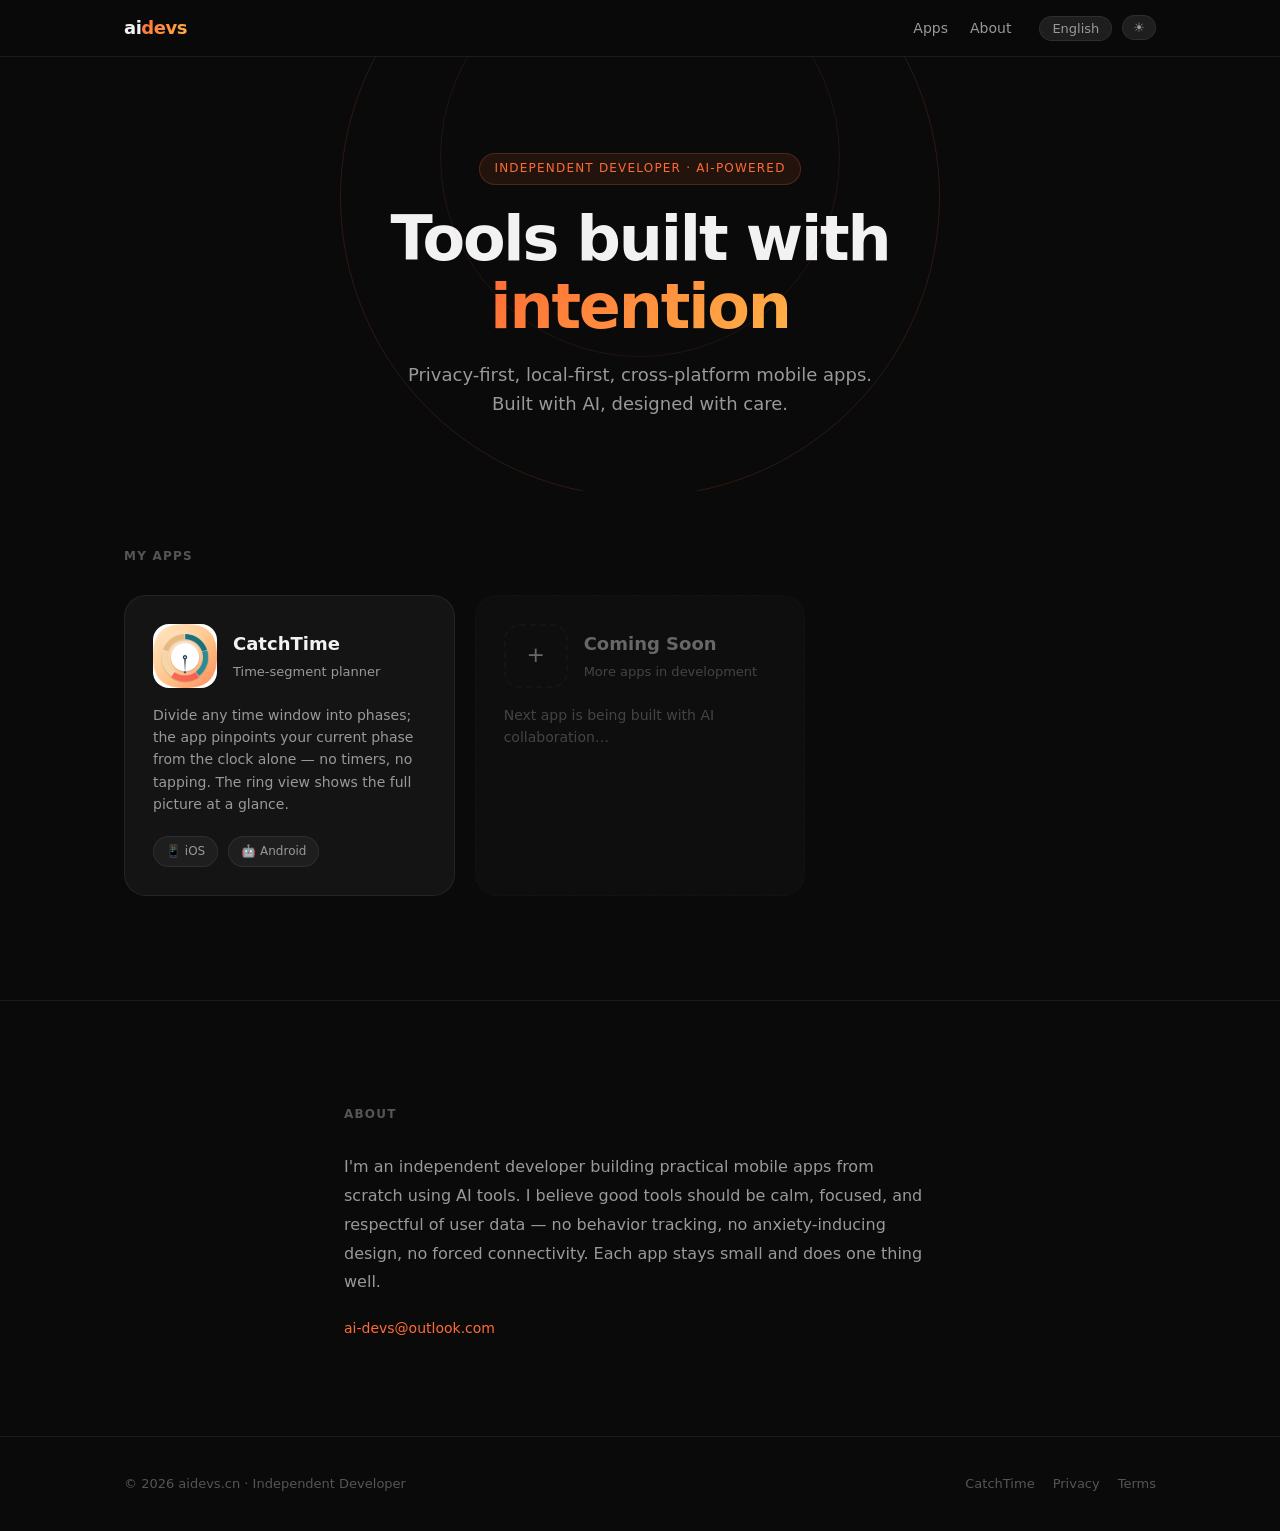
<file: index.html>
<!DOCTYPE html>
<html lang="zh-CN">
<head>
  <meta charset="UTF-8" />
  <meta name="viewport" content="width=device-width, initial-scale=1.0" />
  <title>aidevs — Apps built with AI</title>
  <meta name="description" content="Independent developer building focused, privacy-first productivity apps with AI. 用 AI 构建专注、隐私优先的效率工具。" />
  <meta property="og:title" content="aidevs" />
  <meta property="og:description" content="Apps built with intention." />
  <meta property="og:url" content="https://aidevs.cn" />
  <meta name="theme-color" content="#0a0a0a" />
  <link rel="icon" href="/img/catchtime-icon.png" type="image/png" />
  <link rel="stylesheet" href="/css/style.css" />
  <script>(function(){const t=localStorage.getItem('theme')||'dark';document.documentElement.setAttribute('data-theme',t);})();</script>
</head>
<body>

<nav>
  <div class="container nav-inner">
    <a class="nav-logo" href="/">ai<span class="logo-accent">devs</span></a>
    <ul class="nav-links">
      <li><a href="#apps" data-i18n="home_nav_apps">应用</a></li>
      <li><a href="#about" data-i18n="home_nav_about">关于</a></li>
    </ul>
    <div class="nav-actions">
      <div class="lang-selector">
        <button class="btn-lang" id="btnLang" aria-label="切换语言">简体中文</button>
        <div class="lang-dropdown" id="langDropdown">
          <button data-lang="zh-CN">简体中文</button>
          <button data-lang="zh-TW">繁體中文</button>
          <button data-lang="en">English</button>
          <button data-lang="ja">日本語</button>
          <button data-lang="ko">한국어</button>
          <button data-lang="fr">Français</button>
          <button data-lang="de">Deutsch</button>
          <button data-lang="es">Español</button>
          <button data-lang="pt-BR">Português</button>
        </div>
      </div>
      <button class="btn-theme" id="btnTheme" aria-label="Toggle theme">☀</button>
    </div>
  </div>
</nav>

<section class="hero">
  <div class="container">
    <div class="hero-eyebrow" data-i18n="home_hero_eyebrow">独立开发者 · AI 驱动</div>
    <h1 data-i18n-html="home_hero_h1">用心打造的<em>效率工具</em></h1>
    <p class="hero-sub" data-i18n="home_hero_sub">专注隐私、本地优先、跨平台的移动应用。每一个应用都由 AI 协作开发，但每一个设计决策都经过深思熟虑。</p>
  </div>
</section>

<section class="section" id="apps">
  <div class="container">
    <div class="section-label" data-i18n="home_apps_label">我的应用</div>
    <div class="apps-grid">
      <a class="app-card" href="/catchtime/">
        <div class="app-card-header">
          <img src="/img/catchtime-icon.png" alt="CatchTime" class="app-icon" style="width:64px;height:64px;border-radius:16px;flex-shrink:0;" />
          <div>
            <div class="app-name">CatchTime</div>
            <div class="app-tagline" data-i18n="home_ct_tagline">时间环 · 时间分段管理</div>
          </div>
        </div>
        <p class="app-desc" data-i18n="home_ct_desc">把任意时段划分为若干阶段，依据当前时钟自动标记所处阶段，无需手动计时。环形视图直观展示整体进度与当前位置。</p>
        <div class="app-footer">
          <span class="pill">📱 iOS</span>
          <span class="pill">🤖 Android</span>
        </div>
      </a>
      <div class="app-card" style="opacity:0.4;pointer-events:none;border-style:dashed;">
        <div class="app-card-header">
          <div style="width:64px;height:64px;border-radius:16px;border:2px dashed var(--border);display:flex;align-items:center;justify-content:center;flex-shrink:0;">
            <span style="font-size:22px;">+</span>
          </div>
          <div>
            <div class="app-name" data-i18n="home_soon_title">即将推出</div>
            <div class="app-tagline" data-i18n="home_soon_sub">更多应用正在开发中</div>
          </div>
        </div>
        <p class="app-desc" data-i18n="home_soon_desc">下一个应用正在 AI 协作开发中……</p>
      </div>
    </div>
  </div>
</section>

<hr class="divider">

<section class="section" id="about">
  <div class="container" style="max-width:640px;">
    <div class="section-label" data-i18n="home_about_label">关于</div>
    <p style="font-size:16px;color:var(--text-2);line-height:1.8;" data-i18n="home_about_p">我是一名独立开发者，借助 AI 工具从零构建实用的移动端应用。我相信好的工具应该安静、专注、尊重用户数据——不收集行为、不推送焦虑、不依赖网络。每一款应用都保持小而精，做好一件事。</p>
    <p style="margin-top:20px;font-size:14px;color:var(--text-3);">
      <a href="mailto:ai-devs@outlook.com">ai-devs@outlook.com</a>
    </p>
  </div>
</section>

<footer>
  <div class="container footer-inner">
    <span class="footer-copy" data-i18n="home_footer_copy">© 2026 aidevs.cn · 独立开发者</span>
    <div class="footer-links">
      <a href="/catchtime/" data-i18n="home_footer_ct">时间环</a>
      <a href="/catchtime/privacy.html" data-i18n="footer_privacy">隐私政策</a>
      <a href="/catchtime/terms.html" data-i18n="footer_terms">用户协议</a>
    </div>
  </div>
</footer>

<script src="/js/i18n.js"></script>
<script src="/js/main.js"></script>
</body>
</html>
</file>
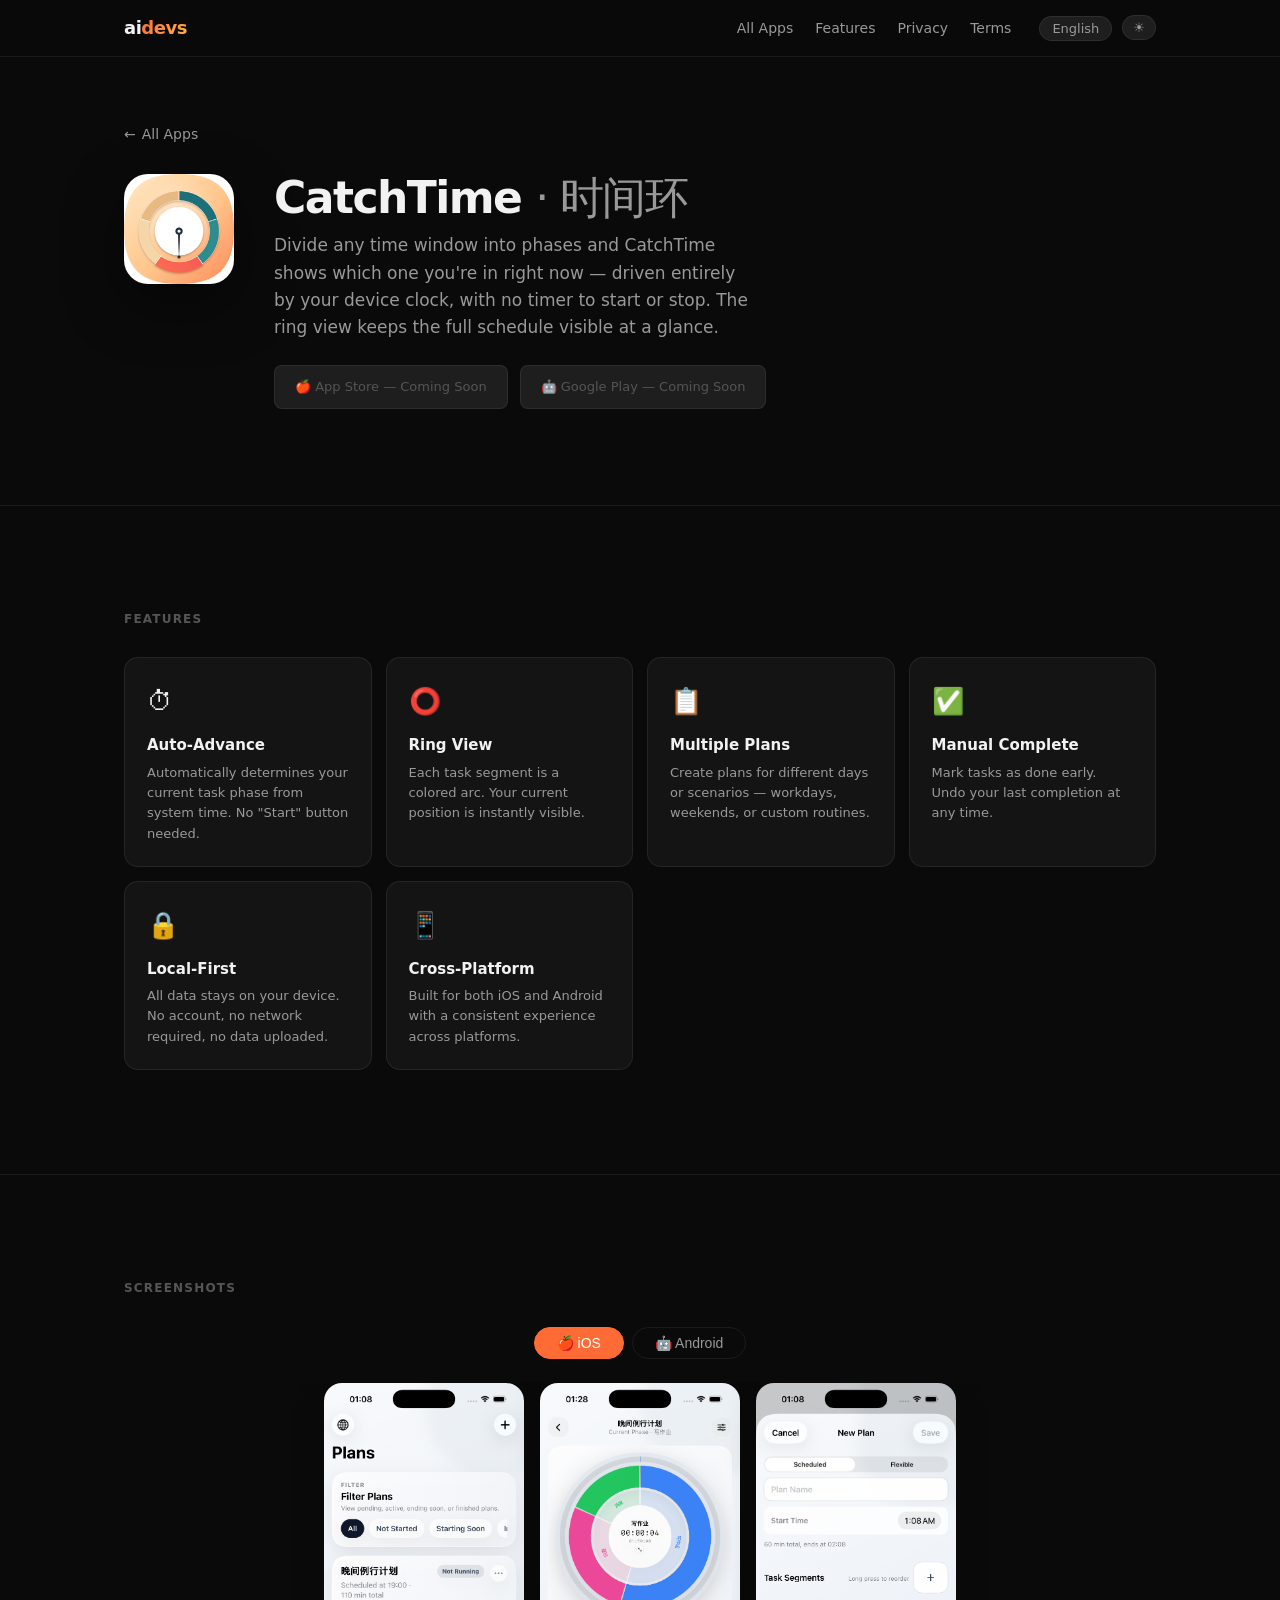
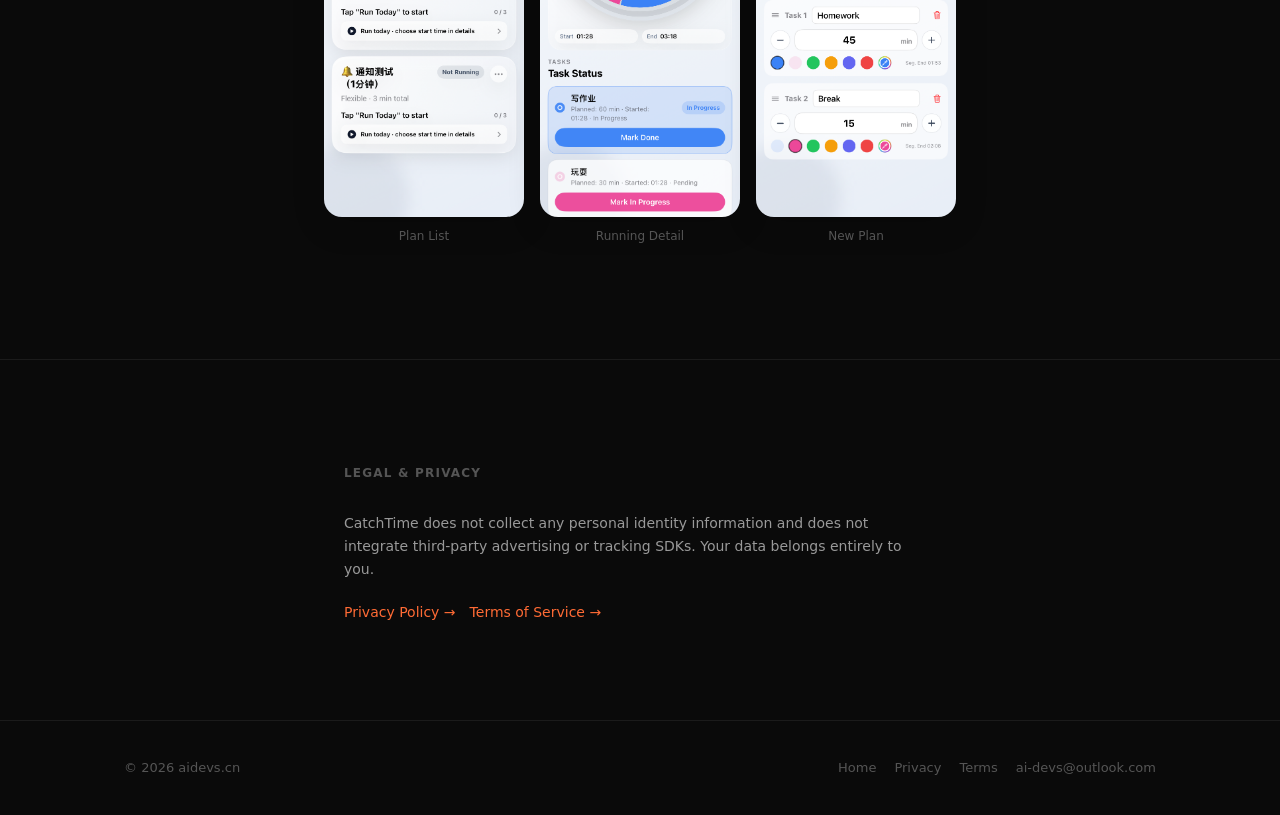
<file: catchtime/index.html>
<!DOCTYPE html>
<html lang="zh-CN">
<head>
  <meta charset="UTF-8" />
  <meta name="viewport" content="width=device-width, initial-scale=1.0" />
  <title>CatchTime · 时间环 — aidevs</title>
  <meta name="description" content="CatchTime — 将任意时段划分为阶段计划，依据设备时钟自动标记当前所处阶段，无需启动计时器。iOS & Android。" />
  <meta property="og:title" content="CatchTime · 时间环" />
  <meta property="og:image" content="/img/catchtime-icon.png" />
  <meta property="og:url" content="https://aidevs.cn/catchtime/" />
  <meta name="theme-color" content="#0a0a0a" />
  <link rel="icon" href="/img/catchtime-icon.png" type="image/png" />
  <link rel="stylesheet" href="/css/style.css" />
  <script>(function(){const t=localStorage.getItem('theme')||'dark';document.documentElement.setAttribute('data-theme',t);})();</script>
</head>
<body>

<nav>
  <div class="container nav-inner">
    <a class="nav-logo" href="/">ai<span class="logo-accent">devs</span></a>
    <ul class="nav-links">
      <li><a href="/#apps" data-i18n="nav_apps">全部应用</a></li>
      <li><a href="#features" data-i18n="nav_features">功能</a></li>
      <li><a href="privacy.html" data-i18n="nav_privacy">隐私政策</a></li>
      <li><a href="terms.html" data-i18n="nav_terms">用户协议</a></li>
    </ul>
    <div class="nav-actions">
      <div class="lang-selector">
        <button class="btn-lang" id="btnLang" aria-label="切换语言">简体中文</button>
        <div class="lang-dropdown" id="langDropdown">
          <button data-lang="zh-CN">简体中文</button>
          <button data-lang="zh-TW">繁體中文</button>
          <button data-lang="en">English</button>
          <button data-lang="ja">日本語</button>
          <button data-lang="ko">한국어</button>
          <button data-lang="fr">Français</button>
          <button data-lang="de">Deutsch</button>
          <button data-lang="es">Español</button>
          <button data-lang="pt-BR">Português</button>
        </div>
      </div>
      <button class="btn-theme" id="btnTheme" aria-label="Toggle theme">☀</button>
    </div>
  </div>
</nav>

<section class="app-detail-hero">
  <div class="container">
    <a class="back-link" href="/">← <span data-i18n="back_all">所有应用</span></a>
    <div class="app-detail-inner">
      <img src="/img/catchtime-icon.png" alt="CatchTime" class="app-detail-icon" />
      <div class="app-detail-text">
        <h1>CatchTime <span style="font-weight:400;color:var(--text-2);">· 时间环</span></h1>
        <p class="sub" data-i18n="hero_desc">把一段时间划分成若干阶段，CatchTime 依据当前时钟自动告诉你现在处于哪个阶段——无需启动计时器，无需手动切换。环形视图让你随时看清整体节奏与当前位置。</p>
        <div class="app-detail-actions">
          <a class="dl-badge dl-badge-soon" href="#" aria-disabled="true">
            <span data-i18n="badge_ios">🍎  App Store 即将上线</span>
          </a>
          <a class="dl-badge dl-badge-soon" href="#" aria-disabled="true">
            <span data-i18n="badge_droid">🤖  Google Play 即将上线</span>
          </a>
        </div>
      </div>
    </div>
  </div>
</section>

<hr class="divider">

<section class="section" id="features">
  <div class="container">
    <div class="section-label" data-i18n="feat_label">核心功能</div>
    <div class="features-grid">
      <div class="feature-card">
        <div class="feature-icon">⏱</div>
        <div class="feature-title" data-i18n="feat1_title">自动推进</div>
        <p class="feature-desc" data-i18n="feat1_desc">基于系统时间自动判断当前任务阶段，无需按下任何"开始"按钮。</p>
      </div>
      <div class="feature-card">
        <div class="feature-icon">⭕</div>
        <div class="feature-title" data-i18n="feat2_title">环形视图</div>
        <p class="feature-desc" data-i18n="feat2_desc">每个任务分段以彩色弧段呈现，当前进度一目了然。</p>
      </div>
      <div class="feature-card">
        <div class="feature-icon">📋</div>
        <div class="feature-title" data-i18n="feat3_title">多计划管理</div>
        <p class="feature-desc" data-i18n="feat3_desc">创建多个计划，适配工作日、周末或不同场景的时间安排。</p>
      </div>
      <div class="feature-card">
        <div class="feature-icon">✅</div>
        <div class="feature-title" data-i18n="feat4_title">手动完成</div>
        <p class="feature-desc" data-i18n="feat4_desc">提前完成任务时可手动标记，支持撤销上一次完成操作。</p>
      </div>
      <div class="feature-card">
        <div class="feature-icon">🔒</div>
        <div class="feature-title" data-i18n="feat5_title">本地优先</div>
        <p class="feature-desc" data-i18n="feat5_desc">所有数据存储在设备本地，无需网络，无账号，无数据上传。</p>
      </div>
      <div class="feature-card">
        <div class="feature-icon">📱</div>
        <div class="feature-title" data-i18n="feat6_title">跨平台</div>
        <p class="feature-desc" data-i18n="feat6_desc">iOS 与 Android 双端同步开发，界面体验保持高度一致。</p>
      </div>
    </div>
  </div>
</section>

<hr class="divider">

<section class="section" id="screenshots">
  <div class="container">
    <div class="section-label" data-i18n="ss_label">截图预览</div>
    <div class="platform-tabs">
      <button class="platform-tab active" data-platform="ios" data-i18n="ss_tab_ios">🍎 iOS</button>
      <button class="platform-tab" data-platform="android" data-i18n="ss_tab_android">🤖 Android</button>
    </div>
    <div class="screenshots-row">
      <div class="screenshot-item">
        <img data-screenshot="screenshot_list.png" src="/img/screenshots/ios/zh-CN/screenshot_list.png" alt="Plan List" loading="lazy" />
        <span class="screenshot-caption" data-i18n="ss_cap_list">计划列表</span>
      </div>
      <div class="screenshot-item">
        <img data-screenshot="screenshot_detail.png" src="/img/screenshots/ios/zh-CN/screenshot_detail.png" alt="Running Detail" loading="lazy" />
        <span class="screenshot-caption" data-i18n="ss_cap_detail">运行详情</span>
      </div>
      <div class="screenshot-item">
        <img data-screenshot="screenshot_newplan.png" src="/img/screenshots/ios/zh-CN/screenshot_newplan.png" alt="New Plan" loading="lazy" />
        <span class="screenshot-caption" data-i18n="ss_cap_newplan">新建计划</span>
      </div>
    </div>
  </div>
</section>

<hr class="divider">

<section class="section">
  <div class="container" style="max-width:640px;">
    <div class="section-label" data-i18n="legal_label">法律与隐私</div>
    <p style="font-size:14px;color:var(--text-2);margin-bottom:20px;" data-i18n="legal_desc">CatchTime 不收集任何个人身份信息，不集成第三方广告或追踪 SDK。你的数据完全属于你。</p>
    <div style="display:flex;gap:14px;flex-wrap:wrap;">
      <a href="privacy.html" style="font-size:14px;" data-i18n="legal_privacy">查看隐私政策 →</a>
      <a href="terms.html" style="font-size:14px;" data-i18n="legal_terms">查看用户协议 →</a>
    </div>
  </div>
</section>

<footer>
  <div class="container footer-inner">
    <span class="footer-copy">© 2026 aidevs.cn</span>
    <div class="footer-links">
      <a href="/" data-i18n="footer_home">首页</a>
      <a href="privacy.html" data-i18n="footer_privacy">隐私政策</a>
      <a href="terms.html" data-i18n="footer_terms">用户协议</a>
      <a href="mailto:ai-devs@outlook.com">ai-devs@outlook.com</a>
    </div>
  </div>
</footer>

<script src="/js/i18n.js"></script>
<script src="/js/main.js"></script>
</body>
</html>
</file>
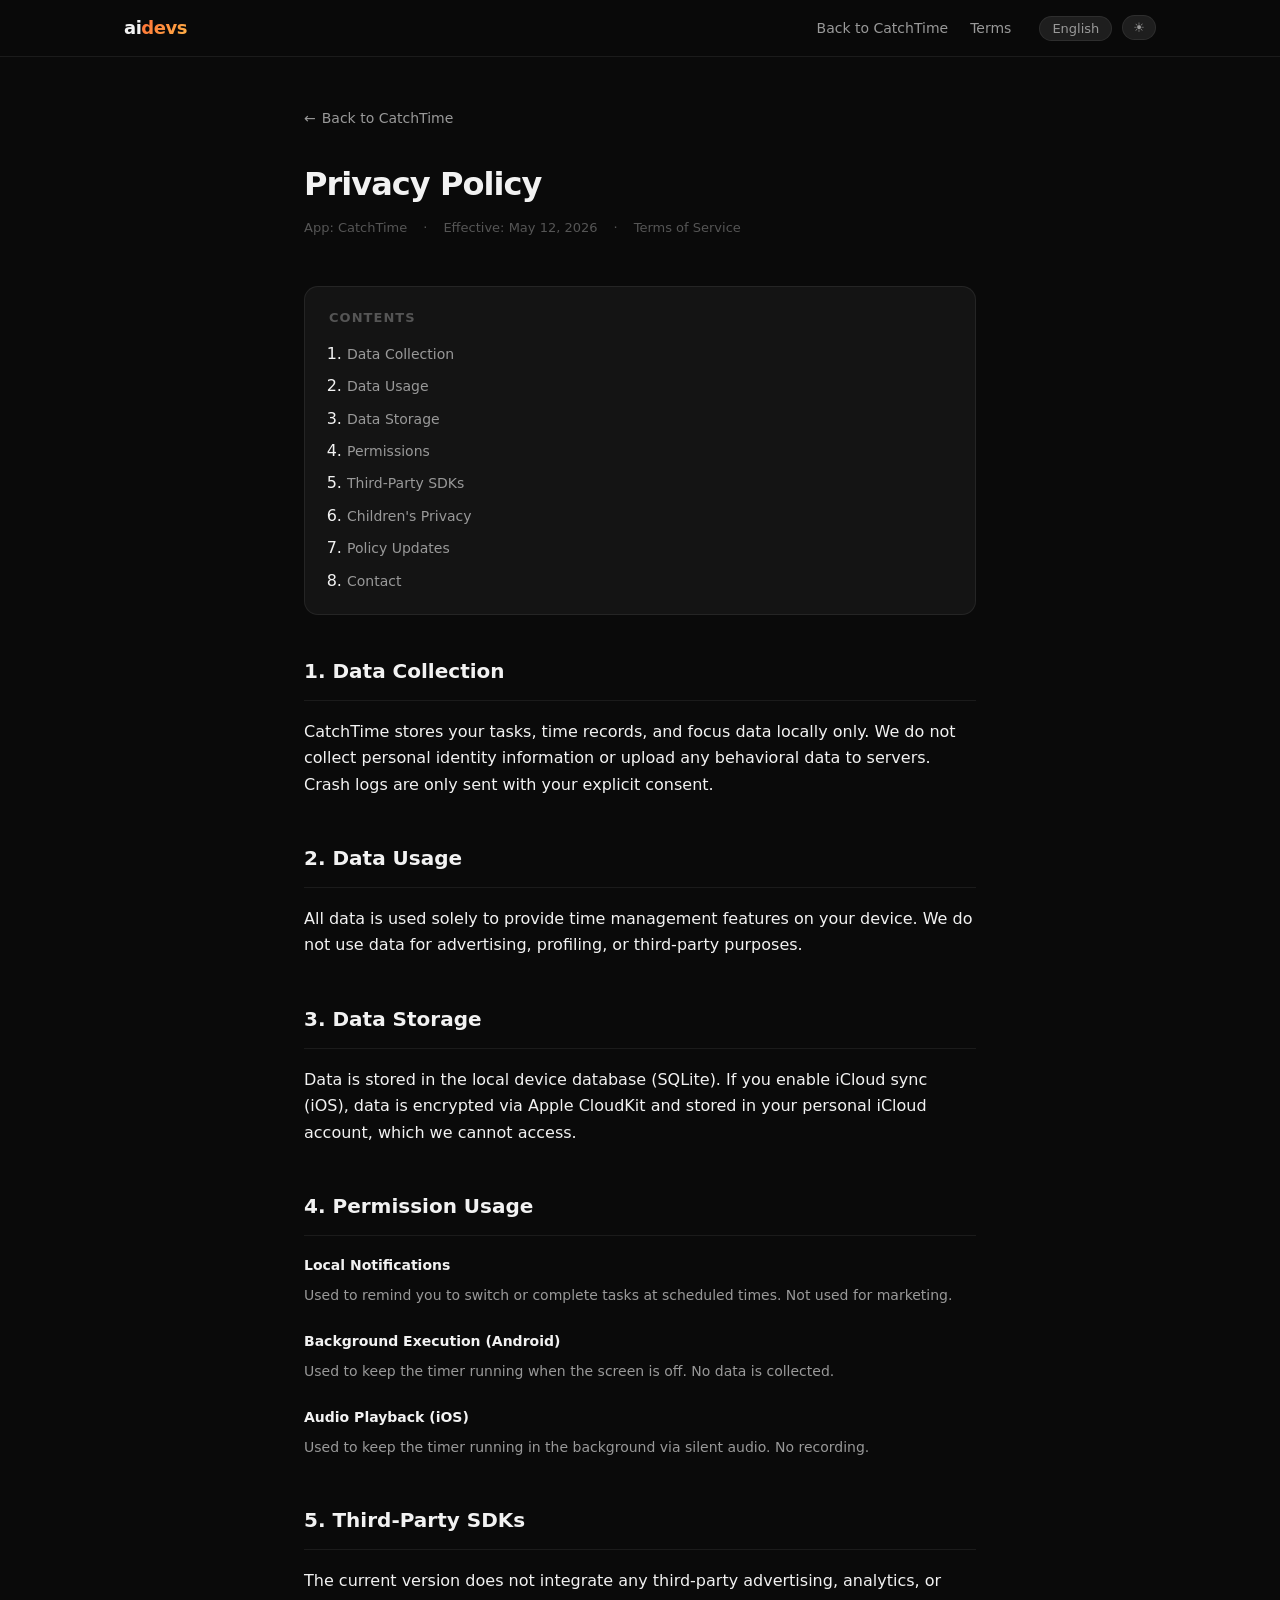
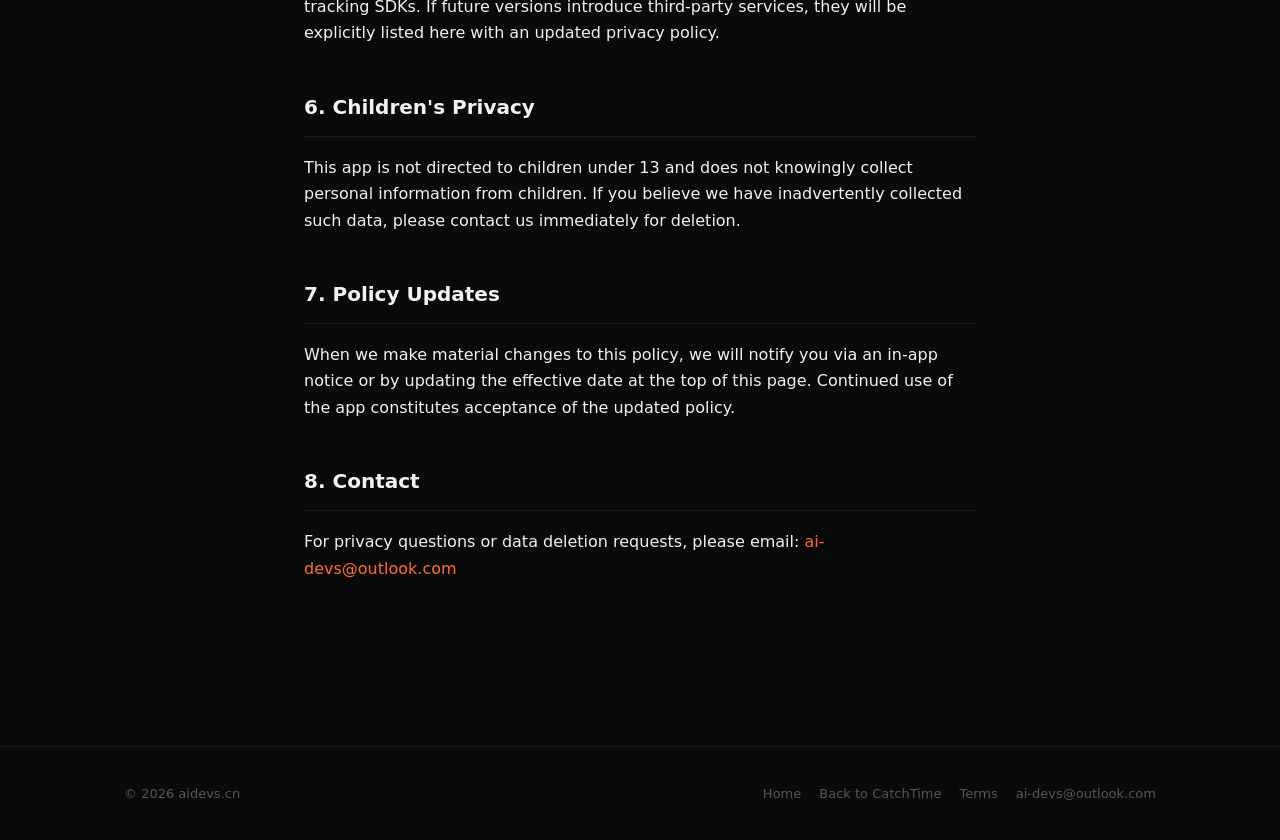
<file: catchtime/privacy.html>
<!DOCTYPE html>
<html lang="zh-CN">
<head>
  <meta charset="UTF-8" />
  <meta name="viewport" content="width=device-width, initial-scale=1.0" />
  <title>Privacy Policy · CatchTime — aidevs</title>
  <meta name="description" content="CatchTime Privacy Policy — local-first, no personal data collected." />
  <meta name="robots" content="noindex" />
  <link rel="icon" href="/img/catchtime-icon.png" type="image/png" />
  <link rel="stylesheet" href="/css/style.css" />
  <script>(function(){const t=localStorage.getItem('theme')||'dark';document.documentElement.setAttribute('data-theme',t);})();</script>
</head>
<body>
<nav>
  <div class="container nav-inner">
    <a class="nav-logo" href="/">ai<span class="logo-accent">devs</span></a>
    <ul class="nav-links">
      <li><a href="/catchtime/" data-i18n="back_app">返回 CatchTime</a></li>
      <li><a href="terms.html" data-i18n="nav_terms">用户协议</a></li>
    </ul>
    <div class="nav-actions">
      <div class="lang-selector">
        <button class="btn-lang" id="btnLang" aria-label="Language">简体中文</button>
        <div class="lang-dropdown" id="langDropdown">
          <button data-lang="zh-CN">简体中文</button>
          <button data-lang="zh-TW">繁體中文</button>
          <button data-lang="en">English</button>
          <button data-lang="ja">日本語</button>
          <button data-lang="ko">한국어</button>
          <button data-lang="fr">Français</button>
          <button data-lang="de">Deutsch</button>
          <button data-lang="es">Español</button>
          <button data-lang="pt-BR">Português</button>
        </div>
      </div>
      <button class="btn-theme" id="btnTheme" aria-label="Toggle theme">☀</button>
    </div>
  </div>
</nav>
<div class="policy-wrap">
  <a class="back-link" href="/catchtime/">← <span data-i18n="back_app">返回 CatchTime</span></a>
  <h1 data-i18n="priv_title">隐私政策</h1>
  <div class="policy-meta">
    <span data-i18n="priv_meta_app">适用应用：CatchTime（时间环）</span>
    <span>·</span>
    <span data-i18n="priv_meta_date">生效日期：2026年5月12日</span>
    <span>·</span>
    <a href="terms.html" data-i18n="priv_meta_terms">用户协议</a>
  </div>
  <div class="policy-toc">
    <h2 data-i18n="priv_toc">目录</h2>
    <ol>
      <li><a href="#s1" data-i18n="priv_toc1">数据收集</a></li>
      <li><a href="#s2" data-i18n="priv_toc2">数据用途</a></li>
      <li><a href="#s3" data-i18n="priv_toc3">数据存储</a></li>
      <li><a href="#s4" data-i18n="priv_toc4">权限使用说明</a></li>
      <li><a href="#s5" data-i18n="priv_toc5">第三方 SDK</a></li>
      <li><a href="#s6" data-i18n="priv_toc6">儿童隐私</a></li>
      <li><a href="#s7" data-i18n="priv_toc7">政策更新</a></li>
      <li><a href="#s8" data-i18n="priv_toc8">联系方式</a></li>
    </ol>
  </div>

  <div class="policy-section" id="s1">
    <h2 data-i18n="priv_s1_h">1. 数据收集</h2>
    <p data-i18n="priv_s1_p">时间环仅在本地存储你创建的任务、时间记录和专注数据。我们不收集你的个人身份信息，不上传任何行为数据到服务器。崩溃日志仅在你明确同意后才会发送。</p>
  </div>

  <div class="policy-section" id="s2">
    <h2 data-i18n="priv_s2_h">2. 数据用途</h2>
    <p data-i18n="priv_s2_p">所有数据仅用于在本设备上为你提供时间管理功能。我们不会将数据用于广告、画像或第三方目的。</p>
  </div>

  <div class="policy-section" id="s3">
    <h2 data-i18n="priv_s3_h">3. 数据存储</h2>
    <p data-i18n="priv_s3_p">数据存储在设备本地数据库中（SQLite）。如你开启 iCloud 同步（iOS），数据将通过 Apple CloudKit 加密传输并存储于你的个人 iCloud 账户，我们无法访问。</p>
  </div>

  <div class="policy-section" id="s4">
    <h2 data-i18n="priv_s4_h">4. 权限使用说明</h2>
    <div class="policy-item">
      <h3 data-i18n="priv_s4_p1h">本地通知</h3>
      <p data-i18n="priv_s4_p1">用于在任务时间节点提醒你切换或完成任务，不用于营销推送。</p>
    </div>
    <div class="policy-item">
      <h3 data-i18n="priv_s4_p2h">后台运行（Android）</h3>
      <p data-i18n="priv_s4_p2">用于在屏幕关闭时保持计时器运行，不收集任何数据。</p>
    </div>
    <div class="policy-item">
      <h3 data-i18n="priv_s4_p3h">音频播放（iOS）</h3>
      <p data-i18n="priv_s4_p3">用于在后台保持计时器运行（静默音频），不录音。</p>
    </div>
  </div>

  <div class="policy-section" id="s5">
    <h2 data-i18n="priv_s5_h">5. 第三方 SDK</h2>
    <p data-i18n="priv_s5_p">当前版本不集成任何第三方广告、统计或追踪 SDK。如未来版本引入第三方服务，将在此处明确列出并更新本隐私政策。</p>
  </div>

  <div class="policy-section" id="s6">
    <h2 data-i18n="priv_s6_h">6. 儿童隐私</h2>
    <p data-i18n="priv_s6_p">本应用不面向 13 岁以下儿童，不会故意收集儿童个人信息。如果你认为我们误收集了儿童数据，请立即联系我们删除。</p>
  </div>

  <div class="policy-section" id="s7">
    <h2 data-i18n="priv_s7_h">7. 政策更新</h2>
    <p data-i18n="priv_s7_p">当我们对本政策进行实质性修改时，将通过 App 内通知或本页面顶部的更新日期告知你。继续使用即视为同意更新后的政策。</p>
  </div>

  <div class="policy-section" id="s8">
    <h2 data-i18n="priv_s8_h">8. 联系方式</h2>
    <p><span data-i18n="priv_s8_p">如有隐私相关问题或数据删除请求，请发送邮件至：</span> <a href="mailto:ai-devs@outlook.com">ai-devs@outlook.com</a></p>
  </div>
</div>

<footer>
  <div class="container footer-inner">
    <span class="footer-copy">© 2026 aidevs.cn</span>
    <div class="footer-links">
      <a href="/" data-i18n="footer_home">首页</a>
      <a href="/catchtime/" data-i18n="back_app">CatchTime</a>
      <a href="terms.html" data-i18n="footer_terms">用户协议</a>
      <a href="mailto:ai-devs@outlook.com">ai-devs@outlook.com</a>
    </div>
  </div>
</footer>

<script src="/js/i18n.js"></script>
<script src="/js/main.js"></script>
</body>
</html>
</file>
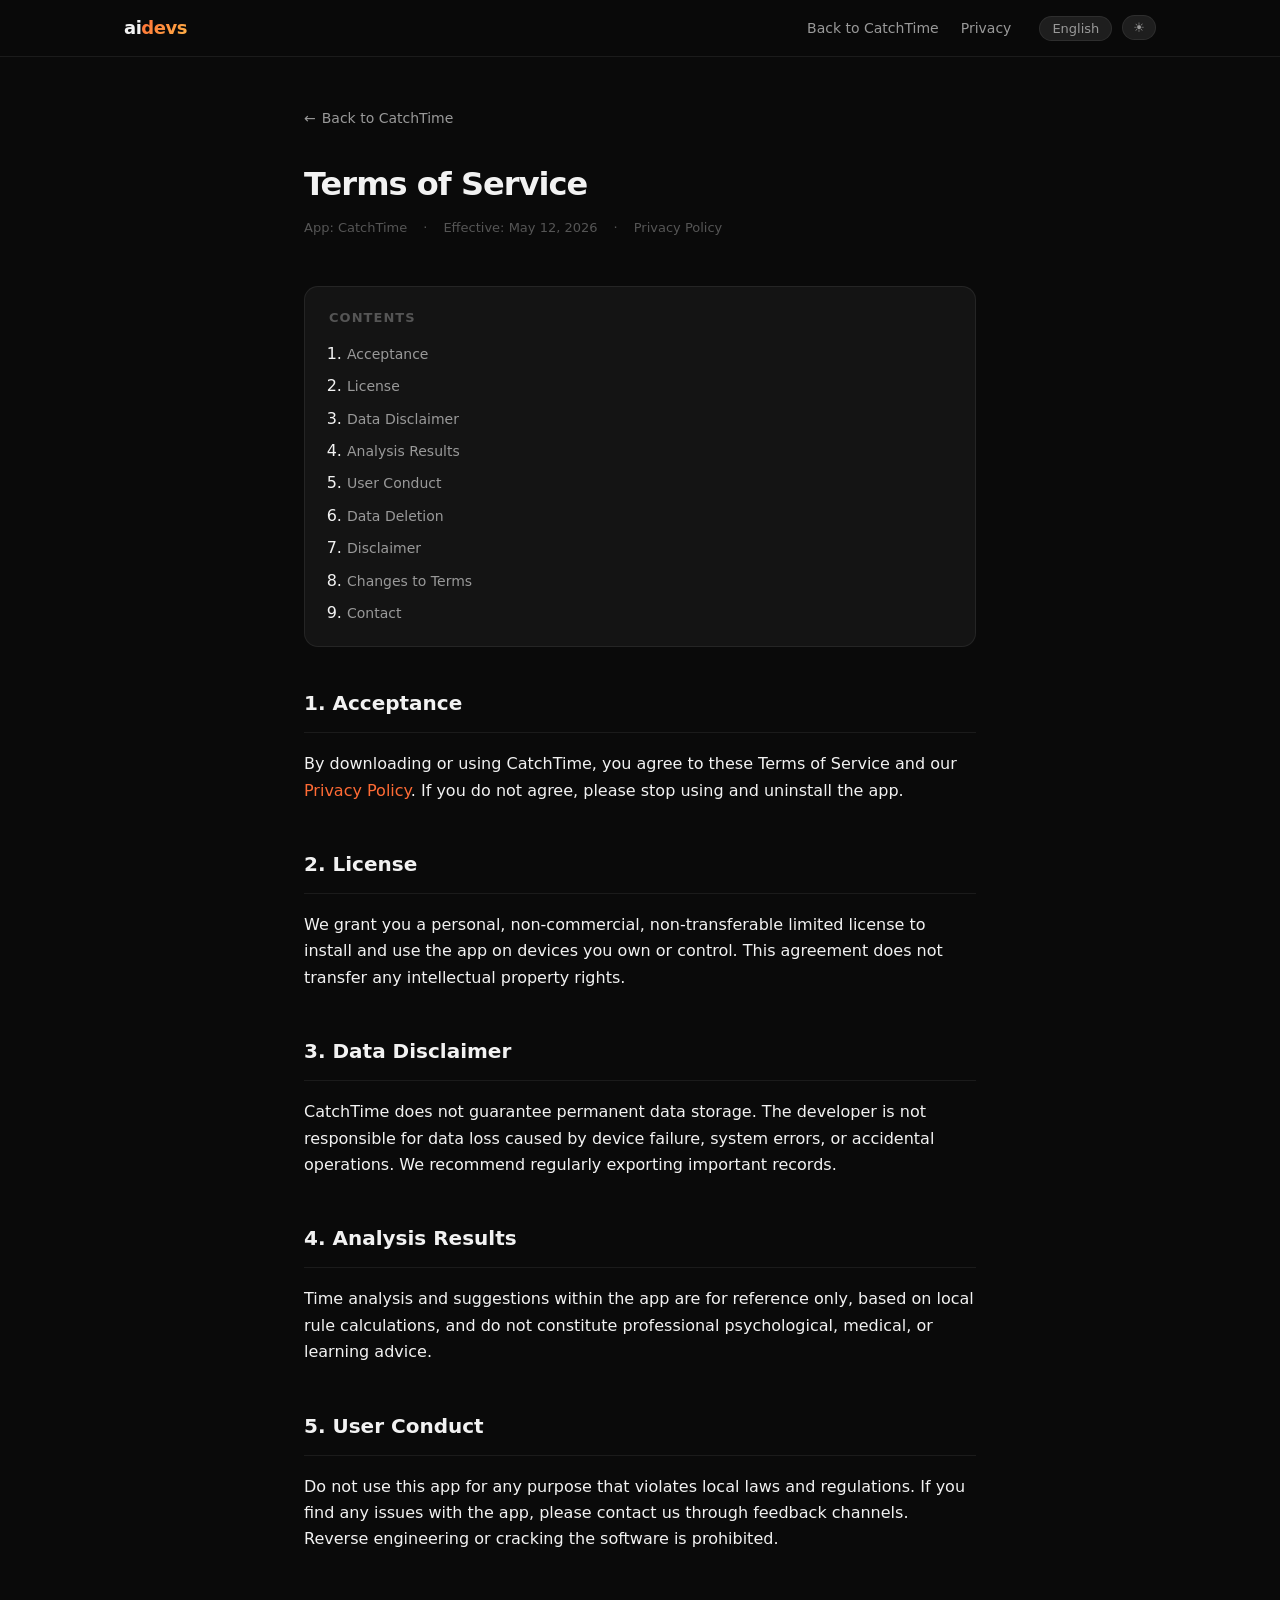
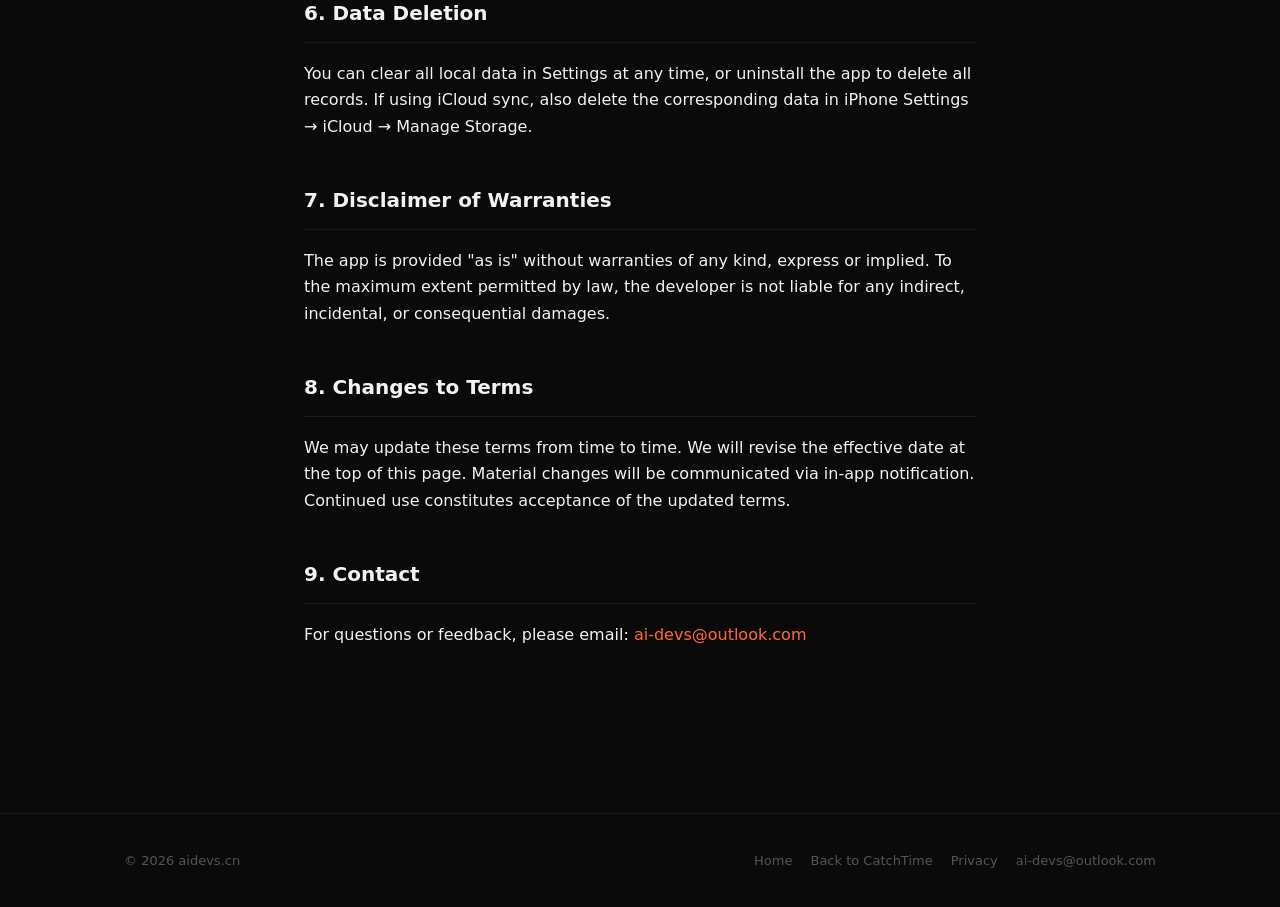
<file: catchtime/terms.html>
<!DOCTYPE html>
<html lang="zh-CN">
<head>
  <meta charset="UTF-8" />
  <meta name="viewport" content="width=device-width, initial-scale=1.0" />
  <title>Terms of Service · CatchTime — aidevs</title>
  <meta name="description" content="CatchTime Terms of Service." />
  <meta name="robots" content="noindex" />
  <link rel="icon" href="/img/catchtime-icon.png" type="image/png" />
  <link rel="stylesheet" href="/css/style.css" />
  <script>(function(){const t=localStorage.getItem('theme')||'dark';document.documentElement.setAttribute('data-theme',t);})();</script>
</head>
<body>
<nav>
  <div class="container nav-inner">
    <a class="nav-logo" href="/">ai<span class="logo-accent">devs</span></a>
    <ul class="nav-links">
      <li><a href="/catchtime/" data-i18n="back_app">返回 CatchTime</a></li>
      <li><a href="privacy.html" data-i18n="nav_privacy">隐私政策</a></li>
    </ul>
    <div class="nav-actions">
      <div class="lang-selector">
        <button class="btn-lang" id="btnLang" aria-label="Language">简体中文</button>
        <div class="lang-dropdown" id="langDropdown">
          <button data-lang="zh-CN">简体中文</button>
          <button data-lang="zh-TW">繁體中文</button>
          <button data-lang="en">English</button>
          <button data-lang="ja">日本語</button>
          <button data-lang="ko">한국어</button>
          <button data-lang="fr">Français</button>
          <button data-lang="de">Deutsch</button>
          <button data-lang="es">Español</button>
          <button data-lang="pt-BR">Português</button>
        </div>
      </div>
      <button class="btn-theme" id="btnTheme" aria-label="Toggle theme">☀</button>
    </div>
  </div>
</nav>
<div class="policy-wrap">
  <a class="back-link" href="/catchtime/">← <span data-i18n="back_app">返回 CatchTime</span></a>
  <h1 data-i18n="terms_title">用户协议</h1>
  <div class="policy-meta">
    <span data-i18n="terms_meta_terms">适用应用：CatchTime（时间环）</span>
    <span>·</span>
    <span data-i18n="terms_meta_date">生效日期：2026年5月12日</span>
    <span>·</span>
    <a href="privacy.html" data-i18n="terms_meta_privacy">隐私政策</a>
  </div>
  <div class="policy-toc">
    <h2 data-i18n="terms_toc">目录</h2>
    <ol>
      <li><a href="#s1" data-i18n="terms_toc1">协议接受</a></li>
      <li><a href="#s2" data-i18n="terms_toc2">授权许可</a></li>
      <li><a href="#s3" data-i18n="terms_toc3">数据免责</a></li>
      <li><a href="#s4" data-i18n="terms_toc4">分析结果说明</a></li>
      <li><a href="#s5" data-i18n="terms_toc5">使用规范</a></li>
      <li><a href="#s6" data-i18n="terms_toc6">数据删除</a></li>
      <li><a href="#s7" data-i18n="terms_toc7">免责声明</a></li>
      <li><a href="#s8" data-i18n="terms_toc8">条款变更</a></li>
      <li><a href="#s9" data-i18n="terms_toc9">联系方式</a></li>
    </ol>
  </div>

  <div class="policy-section" id="s1">
    <h2 data-i18n="terms_s1_h">1. 协议接受</h2>
    <p data-i18n-html="terms_s1_p">下载或使用 CatchTime（时间环）即表示你同意本用户协议及<a href="privacy.html">隐私政策</a>。如不同意，请停止使用并卸载本应用。</p>
  </div>

  <div class="policy-section" id="s2">
    <h2 data-i18n="terms_s2_h">2. 授权许可</h2>
    <p data-i18n="terms_s2_p">开发者授予你个人、非商业、不可转让的有限许可，在你拥有或控制的设备上安装和使用本应用。本协议不转让任何知识产权。</p>
  </div>

  <div class="policy-section" id="s3">
    <h2 data-i18n="terms_s3_h">3. 数据免责</h2>
    <p data-i18n="terms_s3_p">时间环不保证数据永久保存。因设备故障、系统异常或误操作导致的数据丢失，开发者不承担责任。建议定期导出重要记录。</p>
  </div>

  <div class="policy-section" id="s4">
    <h2 data-i18n="terms_s4_h">4. 分析结果说明</h2>
    <p data-i18n="terms_s4_p">App 内的时间分析和建议仅供参考，基于本地规则计算，不构成专业的心理、医学或学习建议。</p>
  </div>

  <div class="policy-section" id="s5">
    <h2 data-i18n="terms_s5_h">5. 使用规范</h2>
    <p data-i18n="terms_s5_p">禁止将本 App 用于任何违反当地法律法规的目的。如发现 App 存在问题，请通过反馈渠道联系我们，不得尝试破解或逆向本软件。</p>
  </div>

  <div class="policy-section" id="s6">
    <h2 data-i18n="terms_s6_h">6. 数据删除</h2>
    <p data-i18n="terms_s6_p">你可以随时在设置中清除所有本地数据，或直接卸载 App 以删除所有记录。如使用 iCloud 同步，请同时在 iPhone 设置 → iCloud → 管理存储中删除对应数据。</p>
  </div>

  <div class="policy-section" id="s7">
    <h2 data-i18n="terms_s7_h">7. 免责声明</h2>
    <p data-i18n="terms_s7_p">本应用按"现状"提供，不提供任何明示或暗示的保证，包括但不限于适销性、特定用途适用性。在法律允许的最大范围内，开发者不对任何间接、附带或后果性损失承担责任。</p>
  </div>

  <div class="policy-section" id="s8">
    <h2 data-i18n="terms_s8_h">8. 条款变更</h2>
    <p data-i18n="terms_s8_p">我们可能会不定期更新本协议。更新后将修改页面顶部的生效日期。重大变更将通过 App 内通知告知。继续使用即视为接受更新后的条款。</p>
  </div>

  <div class="policy-section" id="s9">
    <h2 data-i18n="terms_s9_h">9. 联系方式</h2>
    <p><span data-i18n="terms_s9_p">如有任何问题或建议，请发送邮件至：</span> <a href="mailto:ai-devs@outlook.com">ai-devs@outlook.com</a></p>
  </div>
</div>

<footer>
  <div class="container footer-inner">
    <span class="footer-copy">© 2026 aidevs.cn</span>
    <div class="footer-links">
      <a href="/" data-i18n="footer_home">首页</a>
      <a href="/catchtime/" data-i18n="back_app">CatchTime</a>
      <a href="privacy.html" data-i18n="footer_privacy">隐私政策</a>
      <a href="mailto:ai-devs@outlook.com">ai-devs@outlook.com</a>
    </div>
  </div>
</footer>

<script src="/js/i18n.js"></script>
<script src="/js/main.js"></script>
</body>
</html>
</file>
<file: css/style.css>
/* ── Reset ───────────────────────────────────────────────────────────────────── */
*, *::before, *::after { box-sizing: border-box; margin: 0; padding: 0; }

/* ── Design Tokens ─────────────────────────────────────────────────────────── */
:root {
  --bg:          #0a0a0a;
  --bg-card:     #141414;
  --bg-raised:   #1e1e1e;
  --border:      rgba(255, 255, 255, 0.07);
  --text:        #f2f2f2;
  --text-2:      #999;
  --text-3:      #555;
  --accent:      #ff6b35;
  --accent-alt:  #ffb347;
  --radius-sm:   8px;
  --radius:      14px;
  --radius-lg:   22px;
  --max-w:       1080px;
  color-scheme: dark;
}

[data-theme="light"] {
  --bg:          #f5f5f7;
  --bg-card:     #ffffff;
  --bg-raised:   #e8e8ed;
  --border:      rgba(0, 0, 0, 0.08);
  --text:        #1d1d1f;
  --text-2:      #6e6e73;
  --text-3:      #aeaeb2;
  color-scheme: light;
}

/* ── Base ─────────────────────────────────────────────────────────────────────── */
html { scroll-behavior: smooth; }

body {
  font-family: -apple-system, BlinkMacSystemFont, "Segoe UI", system-ui, sans-serif;
  background: var(--bg);
  color: var(--text);
  line-height: 1.65;
  min-height: 100vh;
  transition: background 0.2s ease, color 0.2s ease;
}

/* legacy 2-lang classes kept for any remaining pages */
body.lang-en .lang-zh { display: none; }
body.lang-zh .lang-en { display: none; }

a { color: var(--accent); text-decoration: none; }
a:hover { text-decoration: underline; }

img { max-width: 100%; height: auto; display: block; }

.container {
  width: 100%;
  max-width: var(--max-w);
  margin: 0 auto;
  padding: 0 24px;
}

nav {
  position: sticky;
  top: 0;
  z-index: 100;
  background: color-mix(in srgb, var(--bg) 75%, transparent);
  backdrop-filter: saturate(180%) blur(20px);
  -webkit-backdrop-filter: saturate(180%) blur(20px);
  border-bottom: 1px solid var(--border);
}

.nav-inner {
  display: flex;
  align-items: center;
  height: 56px;
  gap: 28px;
}

.nav-logo {
  font-size: 18px;
  font-weight: 700;
  letter-spacing: -0.5px;
  color: var(--text);
  flex: 1;
  white-space: nowrap;
}

.nav-logo .logo-accent {
  background: linear-gradient(135deg, var(--accent), var(--accent-alt));
  -webkit-background-clip: text;
  -webkit-text-fill-color: transparent;
  background-clip: text;
}

.nav-links {
  display: flex;
  gap: 22px;
  list-style: none;
}

.nav-links a {
  font-size: 14px;
  color: var(--text-2);
  transition: color 0.2s;
}

.nav-links a:hover {
  color: var(--text);
  text-decoration: none;
}

.nav-actions {
  display: flex;
  gap: 10px;
  align-items: center;
}

.btn-lang, .btn-theme {
  background: var(--bg-raised);
  border: 1px solid var(--border);
  color: var(--text-2);
  font-size: 13px;
  padding: 5px 12px;
  border-radius: 20px;
  cursor: pointer;
  transition: all 0.2s;
  font-family: inherit;
  line-height: 1;
  white-space: nowrap;
}

.btn-lang:hover, .btn-theme:hover {
  color: var(--text);
  border-color: var(--text-3);
}

.btn-theme { padding: 5px 10px; }

/* ── Language dropdown ──────────────────────────────────────────────────── */
.lang-selector {
  position: relative;
}

.lang-dropdown {
  display: none;
  position: absolute;
  top: calc(100% + 8px);
  right: 0;
  min-width: 150px;
  background: var(--bg-card);
  border: 1px solid var(--border);
  border-radius: var(--radius-sm);
  box-shadow: 0 8px 32px rgba(0,0,0,0.28);
  overflow: hidden;
  z-index: 200;
}

.lang-dropdown.open { display: block; }

.lang-dropdown button {
  display: block;
  width: 100%;
  text-align: left;
  padding: 10px 16px;
  font-size: 13px;
  font-family: inherit;
  background: transparent;
  border: none;
  color: var(--text-2);
  cursor: pointer;
  transition: background 0.15s, color 0.15s;
}

.lang-dropdown button:hover {
  background: var(--bg-raised);
  color: var(--text);
}

.lang-dropdown button.active {
  color: var(--accent);
  font-weight: 600;
}

.hero {
  padding: 96px 0 72px;
  text-align: center;
  position: relative;
  overflow: hidden;
}

.hero::before {
  content: "";
  position: absolute;
  top: -160px;
  left: 50%;
  transform: translateX(-50%);
  width: 600px;
  height: 600px;
  border-radius: 50%;
  border: 1px solid color-mix(in srgb, var(--accent) 15%, transparent);
  pointer-events: none;
}

.hero::after {
  content: "";
  position: absolute;
  top: -100px;
  left: 50%;
  transform: translateX(-50%);
  width: 400px;
  height: 400px;
  border-radius: 50%;
  border: 1px solid color-mix(in srgb, var(--accent) 10%, transparent);
  pointer-events: none;
}

.hero-eyebrow {
  display: inline-block;
  font-size: 12px;
  letter-spacing: 0.1em;
  text-transform: uppercase;
  color: var(--accent);
  margin-bottom: 20px;
  padding: 5px 14px;
  background: color-mix(in srgb, var(--accent) 10%, transparent);
  border-radius: 20px;
  border: 1px solid color-mix(in srgb, var(--accent) 22%, transparent);
}

.hero h1 {
  font-size: clamp(34px, 6vw, 62px);
  font-weight: 700;
  line-height: 1.1;
  letter-spacing: -0.035em;
  margin-bottom: 20px;
}

.hero h1 em {
  font-style: normal;
  background: linear-gradient(135deg, var(--accent), var(--accent-alt));
  -webkit-background-clip: text;
  -webkit-text-fill-color: transparent;
  background-clip: text;
}

.hero-sub {
  font-size: 18px;
  color: var(--text-2);
  max-width: 500px;
  margin: 0 auto;
  line-height: 1.6;
}

.section { padding: 56px 0; }

.section-label {
  font-size: 12px;
  text-transform: uppercase;
  letter-spacing: 0.1em;
  color: var(--text-3);
  margin-bottom: 28px;
  font-weight: 600;
}

.apps-grid {
  display: grid;
  grid-template-columns: repeat(auto-fill, minmax(300px, 1fr));
  gap: 20px;
}

.app-card {
  background: var(--bg-card);
  border: 1px solid var(--border);
  border-radius: var(--radius-lg);
  padding: 28px;
  display: flex;
  flex-direction: column;
  gap: 16px;
  transition: transform 0.2s ease, box-shadow 0.2s ease, border-color 0.2s ease;
  color: inherit;
}

.app-card:hover {
  transform: translateY(-3px);
  box-shadow: 0 16px 48px rgba(0, 0, 0, 0.4);
  border-color: color-mix(in srgb, var(--accent) 35%, var(--border));
  text-decoration: none;
}

.app-card-header {
  display: flex;
  align-items: center;
  gap: 16px;
}

.app-icon {
  width: 64px;
  height: 64px;
  border-radius: 16px;
  object-fit: cover;
  flex-shrink: 0;
}

.app-icon-ring {
  width: 64px;
  height: 64px;
  border-radius: 16px;
  flex-shrink: 0;
  background: linear-gradient(135deg, #ff6b35 0%, #ff8c42 40%, #ffb347 100%);
  display: flex;
  align-items: center;
  justify-content: center;
  position: relative;
  overflow: hidden;
}

.app-icon-ring::after {
  content: "";
  width: 36px;
  height: 36px;
  border-radius: 50%;
  border: 4px solid rgba(255,255,255,0.9);
  box-shadow: 0 0 0 3px rgba(255,255,255,0.3);
}

.app-name { font-size: 18px; font-weight: 700; color: var(--text); }
.app-tagline { font-size: 13px; color: var(--text-2); margin-top: 2px; }
.app-desc { font-size: 14px; color: var(--text-2); line-height: 1.6; }

.app-footer {
  display: flex;
  align-items: center;
  gap: 10px;
  flex-wrap: wrap;
  margin-top: 4px;
}

.pill {
  display: inline-flex;
  align-items: center;
  gap: 5px;
  padding: 5px 12px;
  border-radius: 20px;
  font-size: 12px;
  border: 1px solid var(--border);
  background: var(--bg-raised);
  color: var(--text-2);
}

.app-detail-hero { padding: 64px 0 48px; }

.app-detail-inner {
  display: flex;
  gap: 40px;
  align-items: flex-start;
}

.app-detail-icon {
  width: 110px;
  height: 110px;
  border-radius: 24px;
  object-fit: cover;
  flex-shrink: 0;
  box-shadow: 0 20px 60px rgba(0, 0, 0, 0.45);
}

.app-detail-icon-placeholder {
  width: 110px;
  height: 110px;
  border-radius: 24px;
  flex-shrink: 0;
  background: linear-gradient(135deg, #ff6b35 0%, #ff8c42 40%, #ffb347 100%);
  display: flex;
  align-items: center;
  justify-content: center;
  box-shadow: 0 20px 60px rgba(255, 107, 53, 0.35);
  position: relative;
  overflow: hidden;
}

.app-detail-icon-placeholder::after {
  content: "";
  width: 54px;
  height: 54px;
  border-radius: 50%;
  border: 5px solid rgba(255,255,255,0.9);
  box-shadow: 0 0 0 5px rgba(255,255,255,0.25);
}

.app-detail-text h1 {
  font-size: clamp(28px, 5vw, 44px);
  font-weight: 700;
  letter-spacing: -0.035em;
  line-height: 1.1;
}

.app-detail-text .sub {
  font-size: 17px;
  color: var(--text-2);
  margin-top: 10px;
  max-width: 480px;
  line-height: 1.6;
}

.app-detail-actions {
  margin-top: 24px;
  display: flex;
  gap: 12px;
  flex-wrap: wrap;
}

.dl-badge {
  display: inline-flex;
  align-items: center;
  gap: 8px;
  padding: 10px 20px;
  border-radius: var(--radius-sm);
  font-size: 14px;
  font-weight: 600;
  transition: opacity 0.2s, transform 0.15s;
  text-decoration: none !important;
}

.dl-badge:hover { opacity: 0.85; transform: translateY(-1px); }

.dl-badge-ios { background: #000; color: #fff; border: 1px solid #333; }
[data-theme="light"] .dl-badge-ios { background: #1d1d1f; border-color: #1d1d1f; }
.dl-badge-android { background: #1a73e8; color: #fff; }
.dl-badge-soon {
  background: var(--bg-raised);
  color: var(--text-3);
  border: 1px solid var(--border);
  font-weight: 400;
  font-size: 13px;
  cursor: default;
}
.dl-badge-soon:hover { opacity: 1; transform: none; }

.features-grid {
  display: grid;
  grid-template-columns: repeat(auto-fill, minmax(240px, 1fr));
  gap: 14px;
  margin-top: 28px;
}

.feature-card {
  background: var(--bg-card);
  border: 1px solid var(--border);
  border-radius: var(--radius);
  padding: 22px;
}

.feature-icon { font-size: 26px; margin-bottom: 10px; }
.feature-title { font-size: 15px; font-weight: 600; margin-bottom: 5px; }
.feature-desc { font-size: 13px; color: var(--text-2); line-height: 1.55; }

/* Platform tabs */
.platform-tabs {
  display: flex;
  gap: 8px;
  justify-content: center;
  margin-bottom: 4px;
}

.platform-tab {
  padding: 7px 22px;
  border-radius: 20px;
  border: 1.5px solid var(--border);
  background: transparent;
  color: var(--text-2);
  font-size: 14px;
  font-weight: 500;
  cursor: pointer;
  transition: background 0.15s, color 0.15s, border-color 0.15s;
}

.platform-tab:hover {
  background: var(--surface-2);
  color: var(--text-1);
}

.platform-tab.active {
  background: var(--accent);
  border-color: var(--accent);
  color: #fff;
}

/* Screenshots gallery */
.screenshots-row {
  display: flex;
  gap: 16px;
  justify-content: center;
  margin-top: 24px;
  overflow-x: auto;
  padding-bottom: 8px;
}

.screenshot-item {
  flex: 0 0 auto;
  display: flex;
  flex-direction: column;
  align-items: center;
  gap: 10px;
}

.screenshot-item img {
  width: 200px;
  border-radius: 18px;
  box-shadow: 0 8px 32px rgba(0,0,0,0.18);
  display: block;
}

.screenshot-caption {
  font-size: 12px;
  color: var(--text-3);
  text-align: center;
}

@media (max-width: 600px) {
  .screenshot-item img { width: 150px; }
  .screenshots-row { gap: 10px; }
}

.policy-wrap {
  max-width: 720px;
  margin: 0 auto;
  padding: 48px 24px 80px;
}

.policy-wrap h1 {
  font-size: 32px;
  font-weight: 700;
  letter-spacing: -0.03em;
  margin-bottom: 6px;
}

.policy-meta {
  font-size: 13px;
  color: var(--text-3);
  margin-bottom: 48px;
  display: flex;
  gap: 16px;
  flex-wrap: wrap;
}

.policy-meta a { color: var(--text-3); }
.policy-meta a:hover { color: var(--text-2); }

.policy-toc {
  background: var(--bg-card);
  border: 1px solid var(--border);
  border-radius: var(--radius);
  padding: 20px 24px;
  margin-bottom: 40px;
}

.policy-toc h2 {
  font-size: 13px;
  text-transform: uppercase;
  letter-spacing: 0.08em;
  color: var(--text-3);
  margin-bottom: 12px;
}

.policy-toc ol {
  padding-left: 18px;
  display: flex;
  flex-direction: column;
  gap: 6px;
}

.policy-toc li a { font-size: 14px; color: var(--text-2); transition: color 0.2s; }
.policy-toc li a:hover { color: var(--accent); text-decoration: none; }

.policy-section { margin-bottom: 44px; }

.policy-section h2 {
  font-size: 20px;
  font-weight: 700;
  margin-bottom: 18px;
  padding-bottom: 12px;
  border-bottom: 1px solid var(--border);
  scroll-margin-top: 72px;
}

.policy-item { margin-bottom: 22px; }

.policy-item h3 {
  font-size: 14px;
  font-weight: 600;
  color: var(--text);
  margin-bottom: 7px;
}

.policy-item p {
  font-size: 14px;
  color: var(--text-2);
  line-height: 1.7;
  white-space: pre-line;
}

.back-link {
  display: inline-flex;
  align-items: center;
  gap: 6px;
  font-size: 14px;
  color: var(--text-2);
  margin-bottom: 28px;
  transition: color 0.2s;
}
.back-link:hover { color: var(--text); text-decoration: none; }

footer {
  border-top: 1px solid var(--border);
  padding: 36px 0;
  margin-top: 40px;
}

.footer-inner {
  display: flex;
  justify-content: space-between;
  align-items: center;
  flex-wrap: wrap;
  gap: 16px;
}

.footer-copy { font-size: 13px; color: var(--text-3); }

.footer-links { display: flex; gap: 18px; flex-wrap: wrap; }

.footer-links a {
  font-size: 13px;
  color: var(--text-3);
  transition: color 0.2s;
}
.footer-links a:hover { color: var(--text-2); text-decoration: none; }

hr.divider {
  border: none;
  border-top: 1px solid var(--border);
  margin: 48px 0;
}

@media (max-width: 640px) {
  .nav-links { display: none; }
  .app-detail-inner { flex-direction: column; gap: 24px; }
  .app-detail-icon,
  .app-detail-icon-placeholder { width: 80px; height: 80px; border-radius: 18px; }
  .app-detail-icon-placeholder::after { width: 38px; height: 38px; border-width: 4px; }
  .footer-inner { flex-direction: column; text-align: center; }
  .footer-links { justify-content: center; }
  .hero { padding: 64px 0 48px; }
  .hero::before, .hero::after { display: none; }
}
</file>
